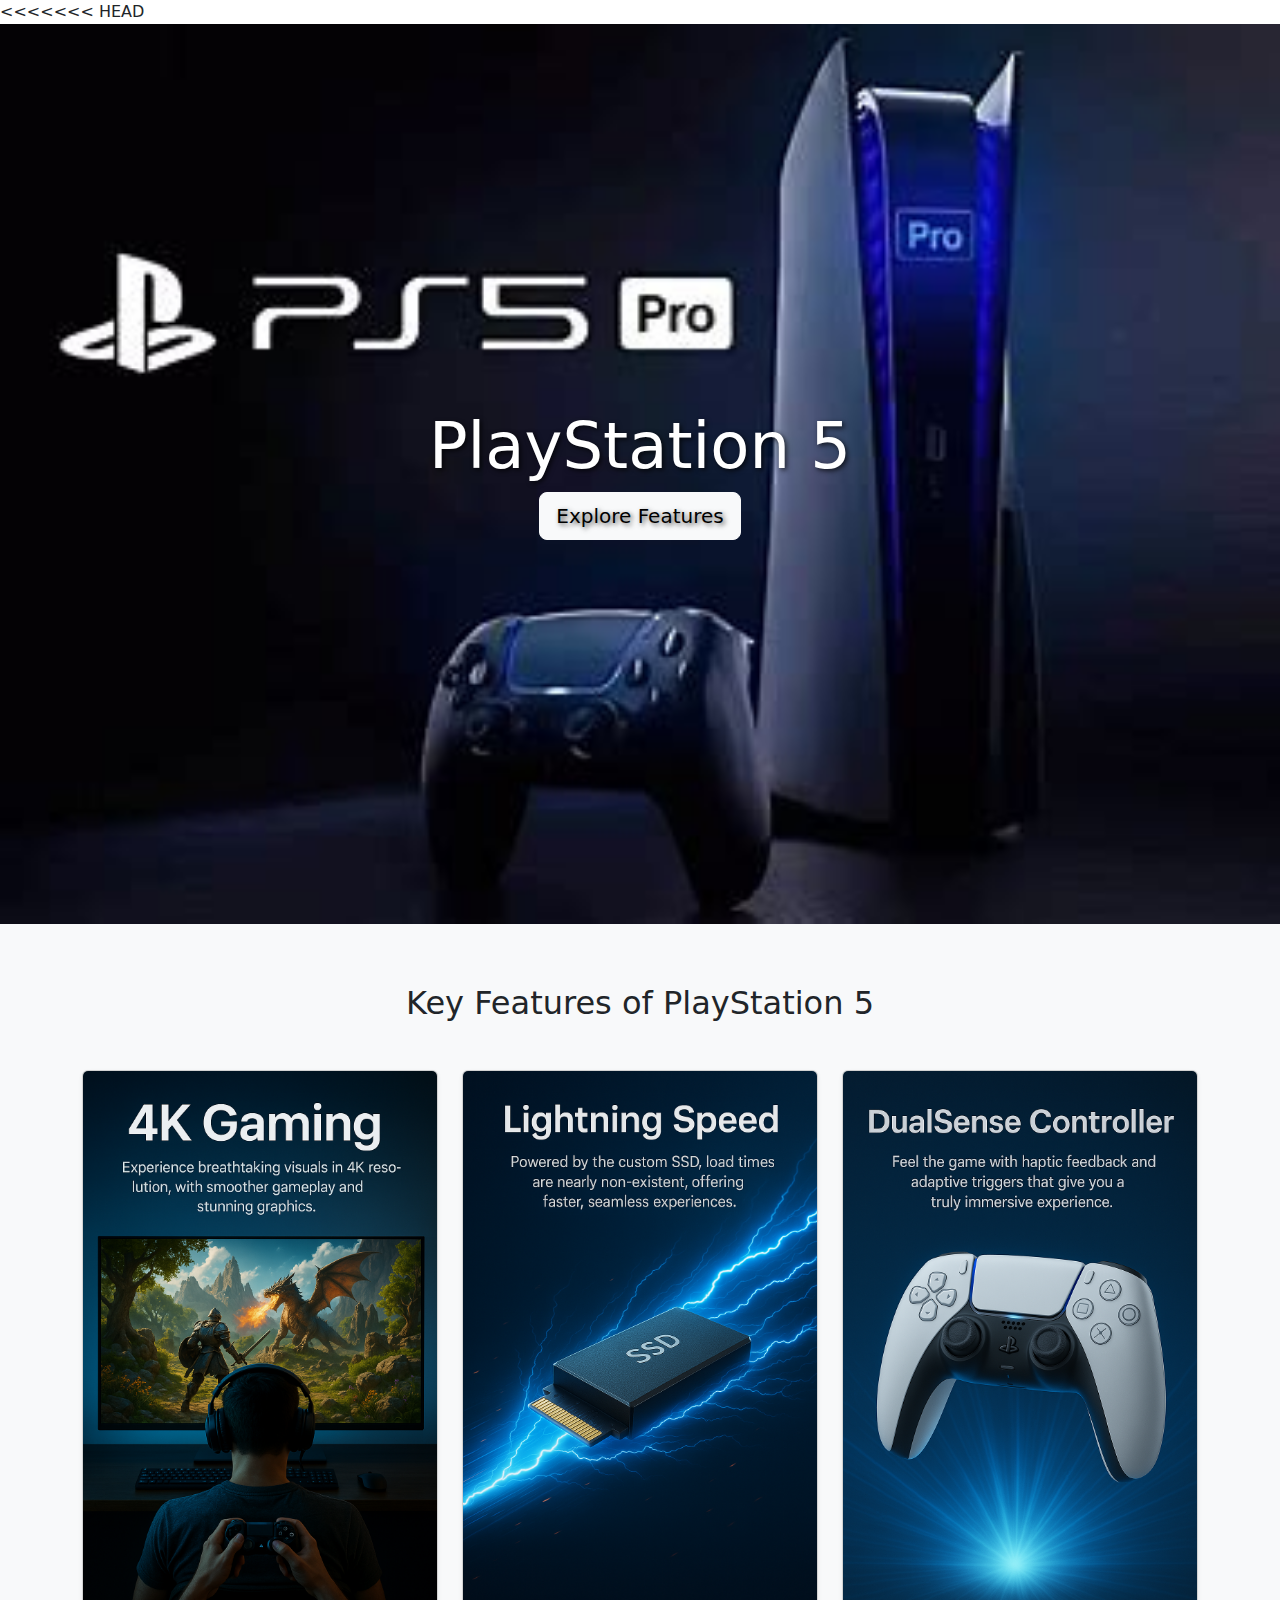
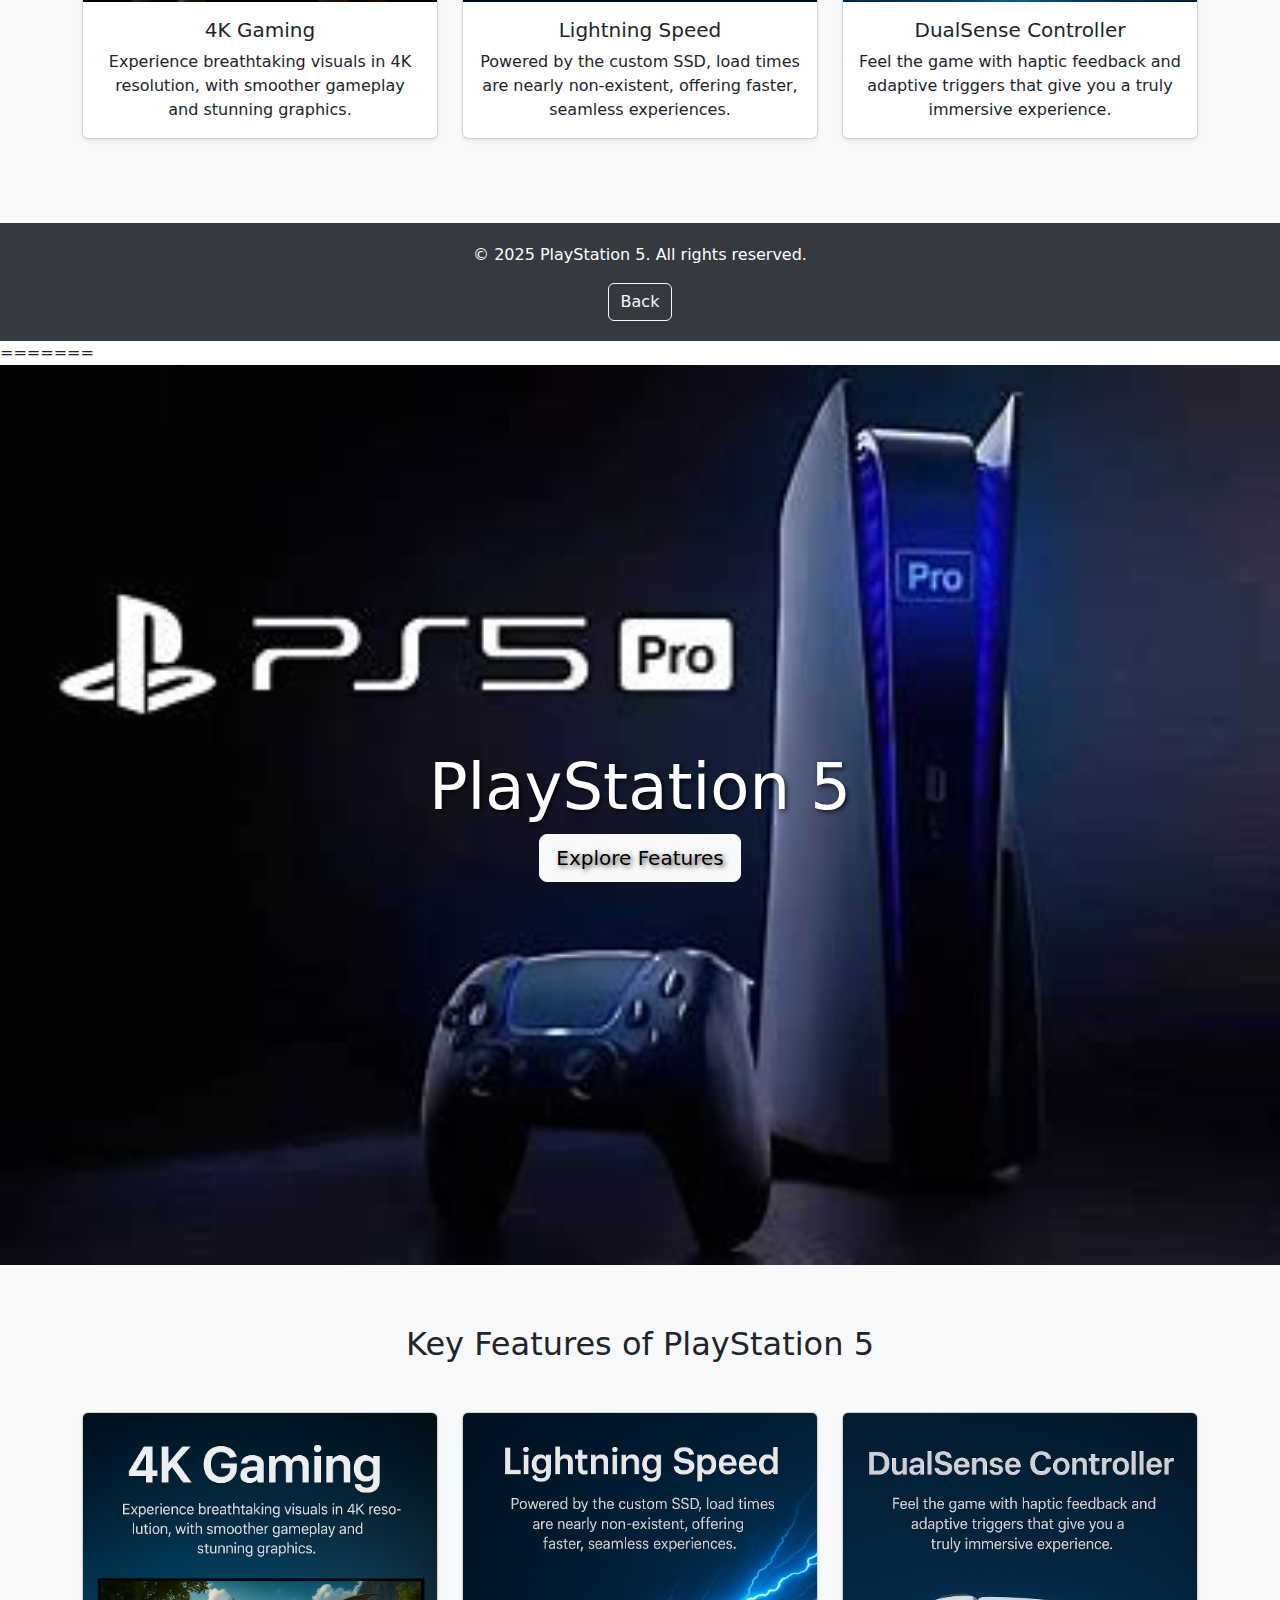
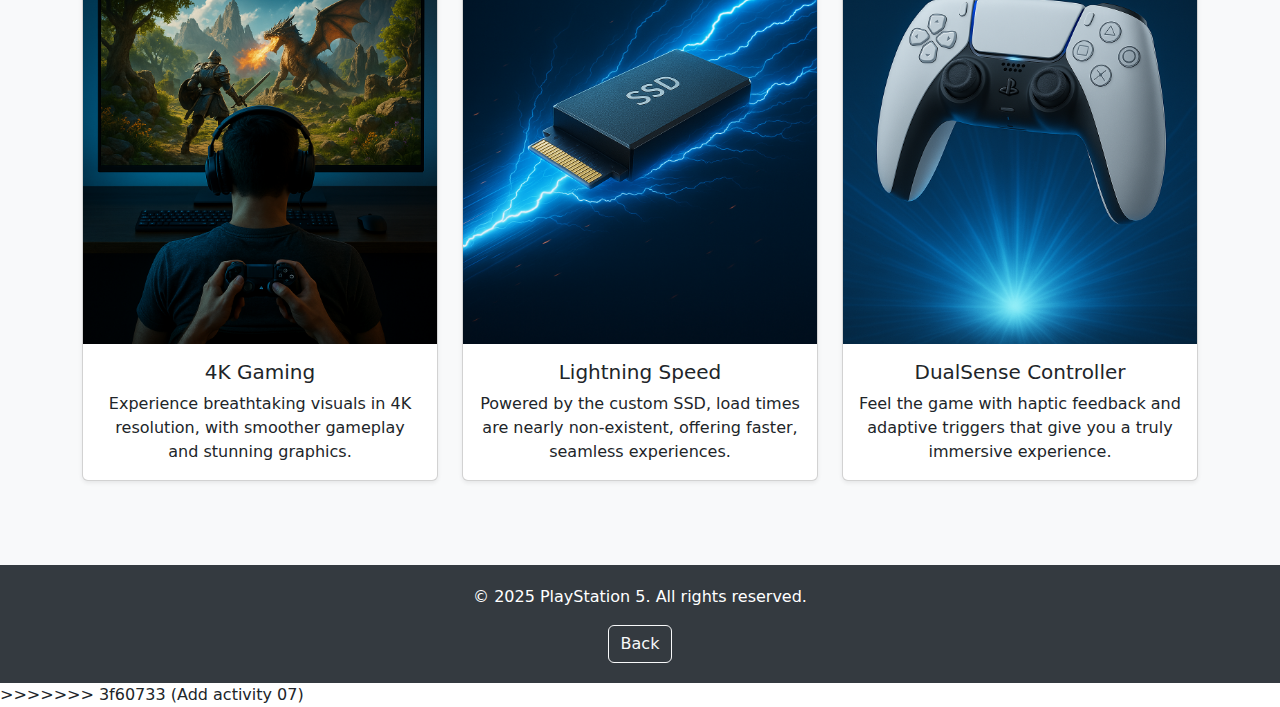
<file: A04/index.html>
<<<<<<< HEAD
<!DOCTYPE html>
<html lang="en">
<head>
    <meta charset="UTF-8">
    <meta name="viewport" content="width=device-width, initial-scale=1.0">
    <title>PlayStation 5 - Gaming Console</title>
    <link href="https://cdn.jsdelivr.net/npm/bootstrap@5.3.0-alpha1/dist/css/bootstrap.min.css" rel="stylesheet">
    <link rel="stylesheet" href="style.css"> <!-- Link to external CSS file -->
</head>
<body>

    <!-- Hero Section -->
    <section class="hero-section d-flex align-items-center justify-content-center text-center">
        <div>
            <h1 class="display-3">PlayStation 5</h1>
            
            <a href="#features" class="btn btn-light btn-lg">Explore Features</a>
        </div>
    </section>

    <!-- Features Section -->
    <section id="features" class="features">
        <div class="container text-center">
            <h2 class="mb-5">Key Features of PlayStation 5</h2>
            <div class="row">
                <div class="col-lg-4 col-md-6 mb-4">
                    <div class="card shadow-sm">
                        <img src="4K Gaming.png" class="card-img-top" alt="4K Gaming">
                        <div class="card-body">
                            <h5 class="card-title">4K Gaming</h5>
                            <p class="card-text">Experience breathtaking visuals in 4K resolution, with smoother gameplay and stunning graphics.</p>
                        </div>
                    </div>
                </div>
                <div class="col-lg-4 col-md-6 mb-4">
                    <div class="card shadow-sm">
                        <img src="SSD.png" class="card-img-top" alt="Lightning Speed">
                        <div class="card-body">
                            <h5 class="card-title">Lightning Speed</h5>
                            <p class="card-text">Powered by the custom SSD, load times are nearly non-existent, offering faster, seamless experiences.</p>
                        </div>
                    </div>
                </div>
                <div class="col-lg-4 col-md-6 mb-4">
                    <div class="card shadow-sm">
                        <img src="DC.png" class="card-img-top" alt="DualSense Controller">
                        <div class="card-body">
                            <h5 class="card-title">DualSense Controller</h5>
                            <p class="card-text">Feel the game with haptic feedback and adaptive triggers that give you a truly immersive experience.</p>
                        </div>
                    </div>
                </div>
            </div>
        </div>
    </section>

    <!-- Footer Section -->
    <footer class="footer text-center">
        <p>&copy; 2025 PlayStation 5. All rights reserved.</p>
        <a href="../index.html" class="btn btn-outline-light">Back</a>
    </footer>

    <!-- Bootstrap JS & Popper.js -->
    <script src="https://cdn.jsdelivr.net/npm/@popperjs/core@2.11.6/dist/umd/popper.min.js"></script>
    <script src="https://cdn.jsdelivr.net/npm/bootstrap@5.3.0-alpha1/dist/js/bootstrap.min.js"></script>

</body>
</html>
=======
<!doctype html>
<html lang="en">

<head>
    <meta charset="UTF-8">
    <meta name="viewport" content="width=device-width, initial-scale=1.0">
    <title>PlayStation 5 - Gaming Console</title>
    <link href="https://cdn.jsdelivr.net/npm/bootstrap@5.3.0-alpha1/dist/css/bootstrap.min.css" rel="stylesheet">
    <link rel="stylesheet" href="style.css">
</head>

<body>

    <section class="hero-section d-flex align-items-center justify-content-center text-center">
        <div>
            <h1 class="display-3">PlayStation 5</h1>
            <a href="#features" class="btn btn-light btn-lg">Explore Features</a>
        </div>
    </section>

    <section id="features" class="features">
        <div class="container text-center">
            <h2 class="mb-5">Key Features of PlayStation 5</h2>
            <div class="row">
                <div class="col-lg-4 col-md-6 mb-4">
                    <div class="card shadow-sm">
                        <img src="4K Gaming.png" class="card-img-top" alt="4K Gaming">
                        <div class="card-body">
                            <h5 class="card-title">4K Gaming</h5>
                            <p class="card-text">Experience breathtaking visuals in 4K resolution, with smoother
                                gameplay and stunning graphics.</p>
                        </div>
                    </div>
                </div>
                <div class="col-lg-4 col-md-6 mb-4">
                    <div class="card shadow-sm">
                        <img src="SSD.png" class="card-img-top" alt="Lightning Speed">
                        <div class="card-body">
                            <h5 class="card-title">Lightning Speed</h5>
                            <p class="card-text">Powered by the custom SSD, load times are nearly non-existent, offering
                                faster, seamless experiences.</p>
                        </div>
                    </div>
                </div>
                <div class="col-lg-4 col-md-6 mb-4">
                    <div class="card shadow-sm">
                        <img src="DC.png" class="card-img-top" alt="DualSense Controller">
                        <div class="card-body">
                            <h5 class="card-title">DualSense Controller</h5>
                            <p class="card-text">Feel the game with haptic feedback and adaptive triggers that give you
                                a truly immersive experience.</p>
                        </div>
                    </div>
                </div>
            </div>
        </div>
    </section>

    <footer class="footer text-center">
        <p>&copy; 2025 PlayStation 5. All rights reserved.</p>
        <a href="../index.html" class="btn btn-outline-light">Back</a>
    </footer>

    <script src="https://cdn.jsdelivr.net/npm/@popperjs/core@2.11.6/dist/umd/popper.min.js"></script>
    <script src="https://cdn.jsdelivr.net/npm/bootstrap@5.3.0-alpha1/dist/js/bootstrap.min.js"></script>

</body>

</html>
>>>>>>> 3f60733 (Add activity 07)
</file>
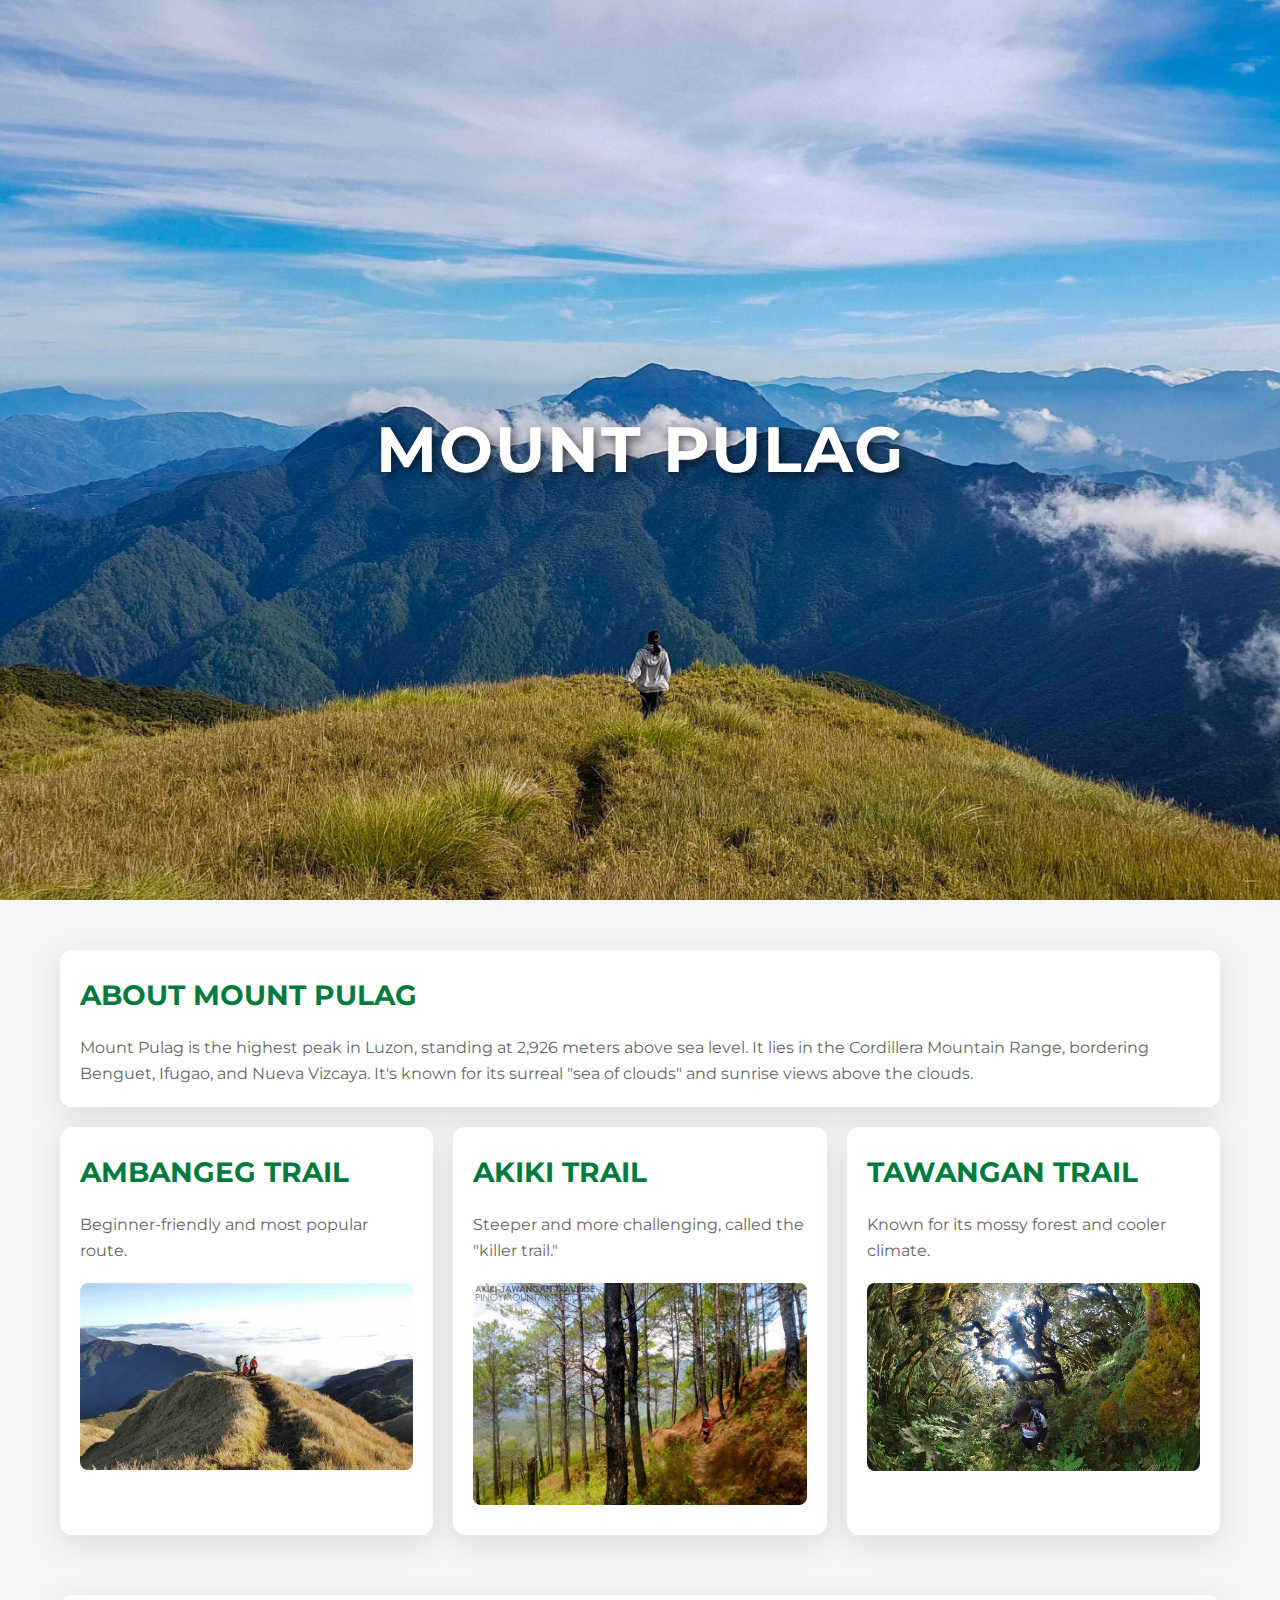
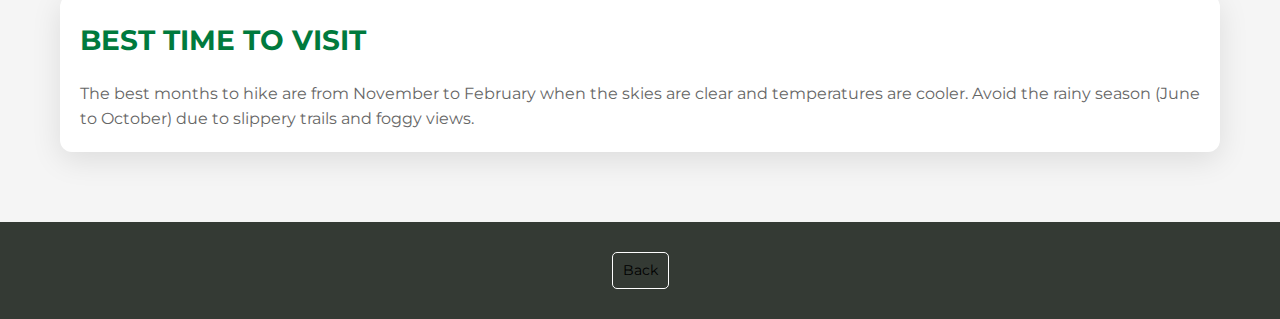
<file: A05/index.html>
<!DOCTYPE html>
<html lang="en">

<head>
  <meta charset="UTF-8" />
  <meta name="viewport" content="width=device-width, initial-scale=1.0" />
  <title>Mount Pulag, Philippines</title>
  <link href="https://fonts.googleapis.com/css2?family=Montserrat:wght@400;700&display=swap" rel="stylesheet">
  <link rel="stylesheet" href="style.css">
</head>

<body>

  <header>
    <h1>Mount Pulag</h1>
  </header>

  <section>
    <div class="card">
      <h2>About Mount Pulag</h2>
      <p>Mount Pulag is the highest peak in Luzon, standing at 2,926 meters above sea level. It lies in the Cordillera
        Mountain Range, bordering Benguet, Ifugao, and Nueva Vizcaya. It's known for its surreal "sea of clouds" and
        sunrise views above the clouds.</p>
    </div>

    <div class="card-columns">
      <div class="card">
        <h2> Ambangeg Trail</h2>
        <p>Beginner-friendly and most popular route.</p>
        <div class="image-placeholder">
          <img src="ambangeg trail.jpg" alt="Ambangeg Trail Image"
            style="width: 100%; height: auto; border-radius: 8px;">
        </div>
      </div>

      <div class="card">
        <h2> Akiki Trail</h2>
        <p>Steeper and more challenging, called the "killer trail."</p>
        <div class="image-placeholder">
          <img src="akiki trail.jpg" alt="Akiki Trail Image" style="width: 100%; height: auto; border-radius: 8px;">
        </div>
      </div>

      <div class="card">
        <h2> Tawangan Trail</h2>
        <p>Known for its mossy forest and cooler climate.</p>
        <div class="image-placeholder">
          <img src="tawangan trail.jpg" alt="Tawangan Trail Image"
            style="width: 100%; height: auto; border-radius: 8px;">
        </div>
      </div>
    </div>

    <div class="best-time">
      <div class="card">
        <h2> Best Time to Visit</h2>
        <p>The best months to hike are from November to February when the skies are clear and temperatures are cooler.
          Avoid the rainy season (June to October) due to slippery trails and foggy views.</p>
      </div>
    </div>
  </section>

  <footer class="footer text-center">
    <a href="../index.html" class="btn btn-outline-light">Back</a>
  </footer>

</body>

</html>
</file>
<file: A04/style.css>
.hero-section {
    background: url('ps5.jpeg') no-repeat center center;
    background-size: cover;
    height: 100vh;
    color: white;
    text-shadow: 2px 2px 5px rgba(0, 0, 0, 0.7);
}

.features {
    background-color: #f8f9fa;
    padding: 60px 0;
}

.footer {
    background-color: #343a40;
    color: white;
    padding: 20px;
}
</file>
<file: A05/style.css>
* {
    margin: 0;
    padding: 0;
    box-sizing: border-box;
}

body {
    font-family: 'Montserrat', sans-serif;
    background-color: #f5f5f5;
    color: #333;
    line-height: 1.8;
}

header {
    background: url('Mt.Pulag.jpg') no-repeat center center/cover;
    height: 100vh;
    display: flex;
    justify-content: center;
    align-items: center;
    text-align: center;
    color: #fff;
}

header h1 {
    font-size: 4rem;
    font-weight: bold;
    text-shadow: 3px 4px 10px rgba(0, 0, 0, 0.6);
    text-transform: uppercase;
    letter-spacing: 2px;
}

section {
    padding: 50px 20px;
    max-width: 1200px;
    margin: auto;
}

.card-columns {
    display: flex;
    gap: 20px;
    flex-wrap: wrap;
    justify-content: space-between;
}

.card {
    background-color: #fff;
    padding: 20px;
    border-radius: 12px;
    box-shadow: 0 8px 30px rgba(0, 0, 0, 0.1);
    flex: 1;
    min-width: 280px;
    margin-bottom: 20px;
}

.card h2 {
    color: #007A3D;
    font-size: 1.75rem;
    margin-bottom: 15px;
    text-transform: uppercase;
}

.card p {
    font-size: 1rem;
    line-height: 1.6;
    color: #666;
}

.best-time {
    margin-top: 40px;
}

.best-time .card {
    width: 100%;
}

.image-placeholder {
    margin-top: 20px;
}

.image-placeholder img {
    border-radius: 8px;
    width: 100%;
    height: auto;
    object-fit: cover;
}

footer.footer {
    display: flex;
    justify-content: center;
    align-items: center;
    background-color: #343a34;
    width: 100vw;
    margin: 0;
    padding: 30px 0;
    position: relative;
    left: 0;
    right: 0;
}

footer.footer a {
    text-decoration: none;
    color: #000000;
    font-size: 0.875rem;
    text-transform: none;
    padding: 5px 10px;
    border: 1px solid #ffffff;
    border-radius: 5px;
    transition: background-color 0.3s, color 0.3s;
}

footer.footer a:hover {
    background-color: #ffffff;
    color: #000000;
}

footer.footer a:active {
    background-color: #fff;
    color: #ffffff;
}

@media (max-width: 768px) {
    header h1 {
        font-size: 2.5rem;
    }

    .card-columns {
        flex-direction: column;
        align-items: center;
    }

    .card {
        margin-bottom: 25px;
    }
}
</file>
